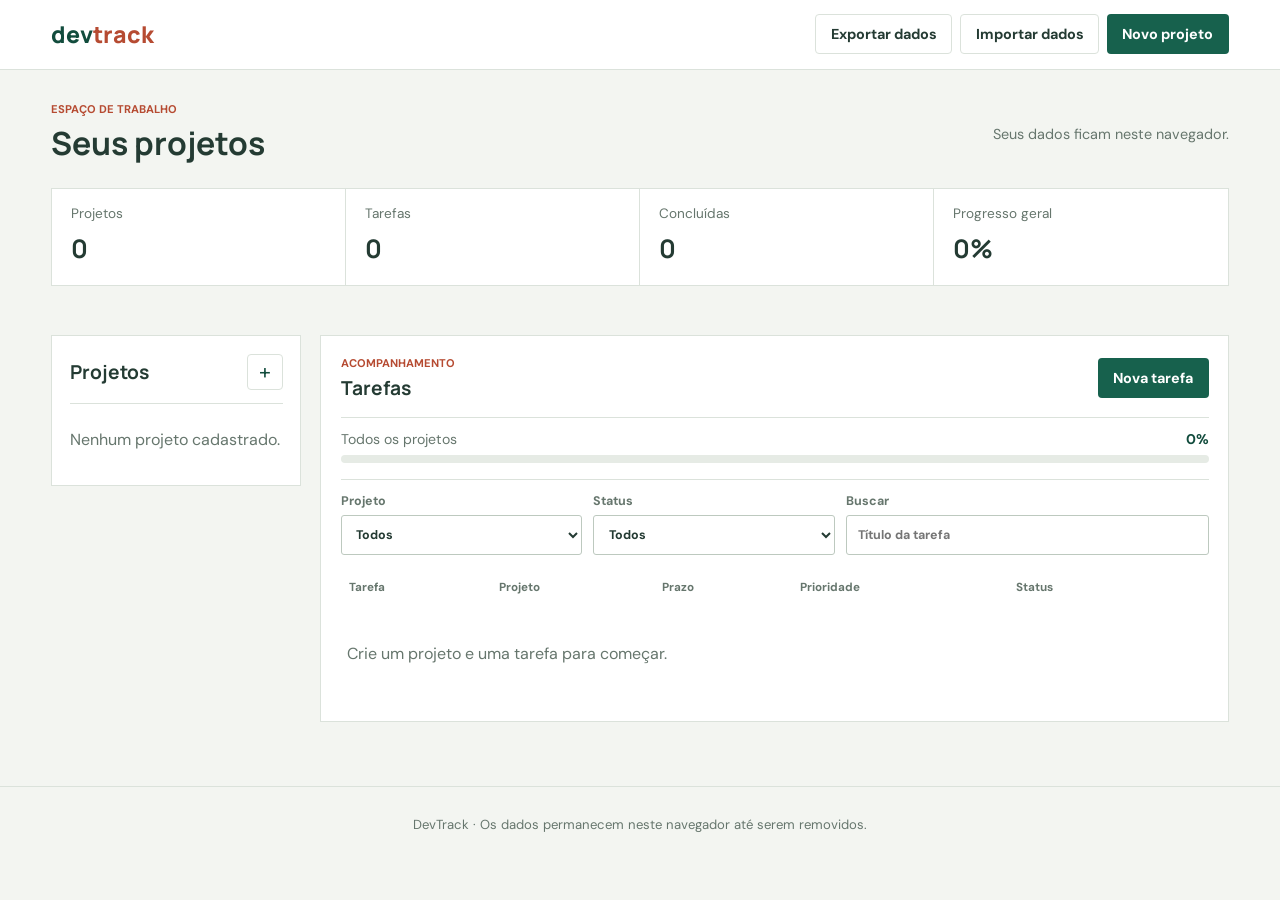
<file: projeto-final/src/index.html>
<!doctype html>
<html lang="pt-BR">
<head>
  <meta charset="utf-8">
  <meta name="viewport" content="width=device-width, initial-scale=1">
  <meta name="description" content="Organize projetos, tarefas e prazos no seu navegador.">
  <title>DevTrack | Projetos e tarefas</title>
  <link rel="stylesheet" href="css/styles.css">
  <script type="module" src="js/app.js"></script>
</head>
<body>
  <header class="topbar">
    <a class="wordmark" href="#inicio" aria-label="DevTrack, início">dev<span>track</span></a>
    <div class="top-actions">
      <button class="button button-quiet" id="export-button" type="button">Exportar dados</button>
      <button class="button button-quiet" id="import-button" type="button">Importar dados</button>
      <input id="import-file" type="file" accept="application/json,.json" hidden>
      <button class="button button-primary" id="new-project-button" type="button">Novo projeto</button>
    </div>
  </header>
  <main id="inicio">
    <section class="page-heading" aria-labelledby="page-title">
      <div><p class="eyebrow">ESPAÇO DE TRABALHO</p><h1 id="page-title">Seus projetos</h1></div>
      <p id="storage-note" class="storage-note">Seus dados ficam neste navegador.</p>
    </section>
    <section class="summary" aria-label="Resumo geral">
      <article><p>Projetos</p><strong id="project-count">0</strong></article>
      <article><p>Tarefas</p><strong id="task-count">0</strong></article>
      <article><p>Concluídas</p><strong id="completed-count">0</strong></article>
      <article><p>Progresso geral</p><strong id="overall-progress">0%</strong></article>
    </section>
    <div id="app-message" class="message" role="status" aria-live="polite"></div>
    <div class="workspace">
      <aside class="projects-panel" aria-labelledby="projects-heading">
        <div class="panel-heading"><h2 id="projects-heading">Projetos</h2><button class="icon-button" id="sidebar-new-project" type="button" aria-label="Criar projeto" title="Criar projeto">+</button></div>
        <ul id="project-list" class="project-list"></ul>
        <p id="project-empty" class="empty-hint">Nenhum projeto cadastrado.</p>
      </aside>
      <section class="task-panel" aria-labelledby="tasks-heading">
        <div class="task-heading">
          <div><p class="eyebrow">ACOMPANHAMENTO</p><h2 id="tasks-heading">Tarefas</h2></div>
          <button class="button button-primary" id="new-task-button" type="button">Nova tarefa</button>
          <button class="button button-quiet" id="edit-project-button" type="button" hidden>Editar projeto</button>
          <button class="button button-quiet" id="delete-project-button" type="button" hidden>Excluir projeto</button>
        </div>
        <div class="project-progress">
          <div class="progress-label"><span id="selected-project-name">Todos os projetos</span><strong id="selected-progress">0%</strong></div>
          <progress id="progress-meter" max="100" value="0" aria-label="Progresso dos projetos"></progress>
        </div>
        <form class="filters" id="filters-form">
          <label for="project-filter">Projeto<select id="project-filter" name="project"><option value="all">Todos</option></select></label>
          <label for="status-filter">Status<select id="status-filter" name="status"><option value="all">Todos</option><option value="pendente">Pendente</option><option value="em andamento">Em andamento</option><option value="concluida">Concluída</option></select></label>
          <label class="search-label" for="search-filter">Buscar<input id="search-filter" name="search" type="search" placeholder="Título da tarefa"></label>
        </form>
        <div class="table-wrap">
          <table>
            <thead><tr><th scope="col">Tarefa</th><th scope="col">Projeto</th><th scope="col">Prazo</th><th scope="col">Prioridade</th><th scope="col">Status</th><th scope="col"><span class="visually-hidden">Ações</span></th></tr></thead>
            <tbody id="task-body"></tbody>
          </table>
        </div>
        <p id="task-empty" class="empty-state">Crie um projeto e uma tarefa para começar.</p>
      </section>
    </div>
  </main>
  <dialog id="project-dialog" aria-labelledby="project-dialog-title">
    <form id="project-form" class="dialog-form">
      <div class="dialog-heading"><h2 id="project-dialog-title">Novo projeto</h2><button class="icon-button" type="button" data-close-dialog="project-dialog" aria-label="Fechar">×</button></div>
      <input type="hidden" name="id">
      <label for="project-title">Título<input id="project-title" name="title" maxlength="100" required></label>
      <label for="project-description">Descrição<textarea id="project-description" name="description" rows="3" maxlength="1000"></textarea></label>
      <label for="project-due-date">Prazo<input id="project-due-date" name="dueDate" type="date"></label>
      <div class="dialog-actions"><button class="button button-quiet" type="button" data-close-dialog="project-dialog">Cancelar</button><button class="button button-primary" type="submit">Salvar projeto</button></div>
    </form>
  </dialog>
  <dialog id="task-dialog" aria-labelledby="task-dialog-title">
    <form id="task-form" class="dialog-form">
      <div class="dialog-heading"><h2 id="task-dialog-title">Nova tarefa</h2><button class="icon-button" type="button" data-close-dialog="task-dialog" aria-label="Fechar">×</button></div>
      <input type="hidden" name="id">
      <label for="task-title">Título<input id="task-title" name="title" maxlength="120" required></label>
      <label for="task-project">Projeto<select id="task-project" name="projectId" required></select></label>
      <label for="task-description">Descrição<textarea id="task-description" name="description" rows="3" maxlength="1000"></textarea></label>
      <div class="form-grid">
        <label for="task-priority">Prioridade<select id="task-priority" name="priority"><option value="baixa">Baixa</option><option value="media" selected>Média</option><option value="alta">Alta</option></select></label>
        <label for="task-due-date">Prazo<input id="task-due-date" name="dueDate" type="date"></label>
        <label for="task-status">Status<select id="task-status" name="status"><option value="pendente">Pendente</option><option value="em andamento">Em andamento</option><option value="concluida">Concluída</option></select></label>
      </div>
      <div class="dialog-actions"><button class="button button-quiet" type="button" data-close-dialog="task-dialog">Cancelar</button><button class="button button-primary" type="submit">Salvar tarefa</button></div>
    </form>
  </dialog>
  <footer><p>DevTrack · Os dados permanecem neste navegador até serem removidos.</p></footer>
</body>
</html>
</file>
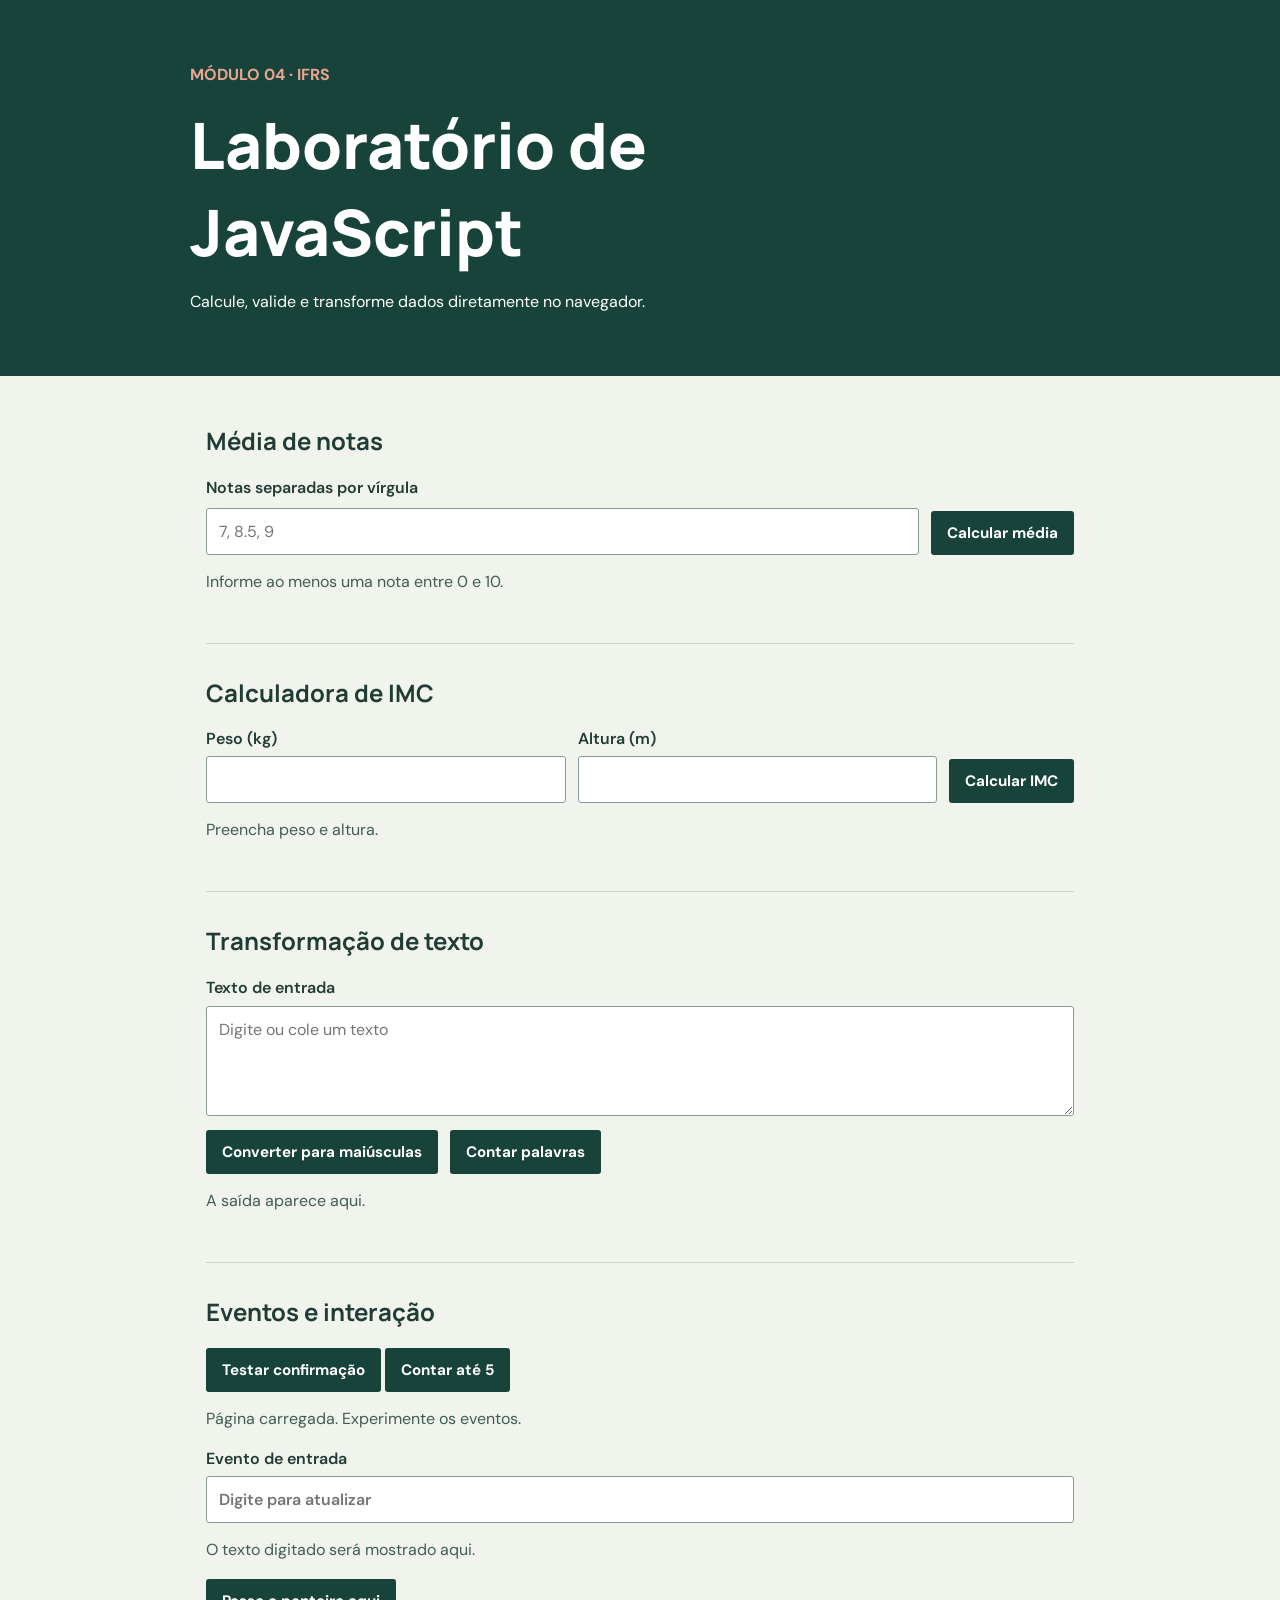
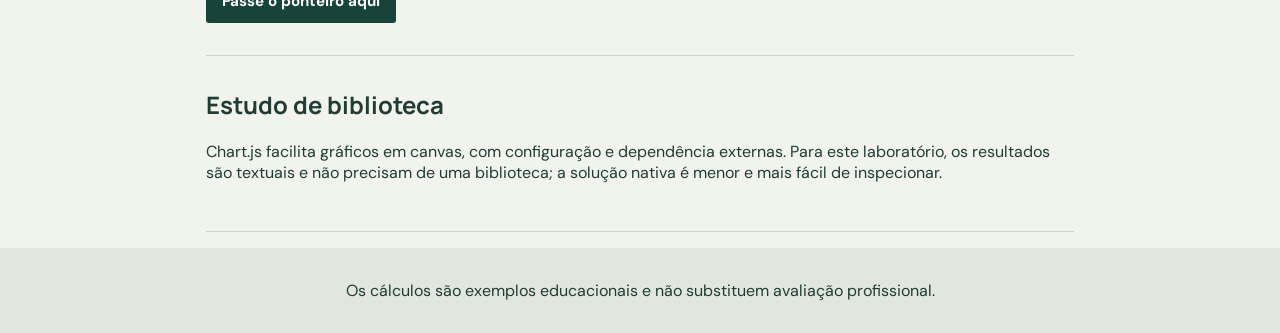
<file: modulos/04-javascript/src/index.html>
<!doctype html>
<html lang="pt-BR">
<head>
  <meta charset="utf-8">
  <meta name="viewport" content="width=device-width, initial-scale=1">
  <meta name="description" content="Exercícios de JavaScript com cálculos, eventos e transformação de texto.">
  <title>Laboratório de JavaScript</title>
  <link rel="stylesheet" href="styles.css">
  <script type="module" src="app.js"></script>
</head>
<body>
  <header><p class="eyebrow">Módulo 04 · IFRS</p><h1>Laboratório de JavaScript</h1><p>Calcule, valide e transforme dados diretamente no navegador.</p></header>
  <main>
    <section aria-labelledby="media-title">
      <h2 id="media-title">Média de notas</h2>
      <form id="average-form">
        <label for="grades">Notas separadas por vírgula</label>
        <div class="form-row"><input id="grades" name="grades" placeholder="7, 8.5, 9" required><button type="submit">Calcular média</button></div>
      </form>
      <p id="average-result" class="result" aria-live="polite">Informe ao menos uma nota entre 0 e 10.</p>
    </section>
    <section aria-labelledby="bmi-title">
      <h2 id="bmi-title">Calculadora de IMC</h2>
      <form id="bmi-form" class="form-row">
        <label>Peso (kg)<input name="weight" type="number" min="1" max="500" step="0.1" required></label>
        <label>Altura (m)<input name="height" type="number" min="0.5" max="2.5" step="0.01" required></label>
        <button type="submit">Calcular IMC</button>
      </form>
      <p id="bmi-result" class="result" aria-live="polite">Preencha peso e altura.</p>
    </section>
    <section aria-labelledby="text-title">
      <h2 id="text-title">Transformação de texto</h2>
      <label for="source-text">Texto de entrada</label>
      <textarea id="source-text" rows="4" placeholder="Digite ou cole um texto"></textarea>
      <div class="form-row"><button type="button" id="uppercase-button">Converter para maiúsculas</button><button type="button" id="word-count-button">Contar palavras</button></div>
      <p id="text-result" class="result" aria-live="polite">A saída aparece aqui.</p>
    </section>
    <section aria-labelledby="events-title">
      <h2 id="events-title">Eventos e interação</h2>
      <button type="button" id="confirm-button">Testar confirmação</button>
      <button type="button" id="repeat-button">Contar até 5</button>
      <p id="event-result" class="result" aria-live="polite">Clique em uma ação para ver o resultado.</p>
      <label for="live-input">Evento de entrada<input id="live-input" type="text" placeholder="Digite para atualizar"></label>
      <p id="input-result" class="result" aria-live="polite">O texto digitado será mostrado aqui.</p>
      <button type="button" id="hover-target">Passe o ponteiro aqui</button>
    </section>
    <section aria-labelledby="library-title">
      <h2 id="library-title">Estudo de biblioteca</h2>
      <p>Chart.js facilita gráficos em canvas, com configuração e dependência externas. Para este laboratório, os resultados são textuais e não precisam de uma biblioteca; a solução nativa é menor e mais fácil de inspecionar.</p>
    </section>
  </main>
  <footer><p>Os cálculos são exemplos educacionais e não substituem avaliação profissional.</p></footer>
</body>
</html>
</file>
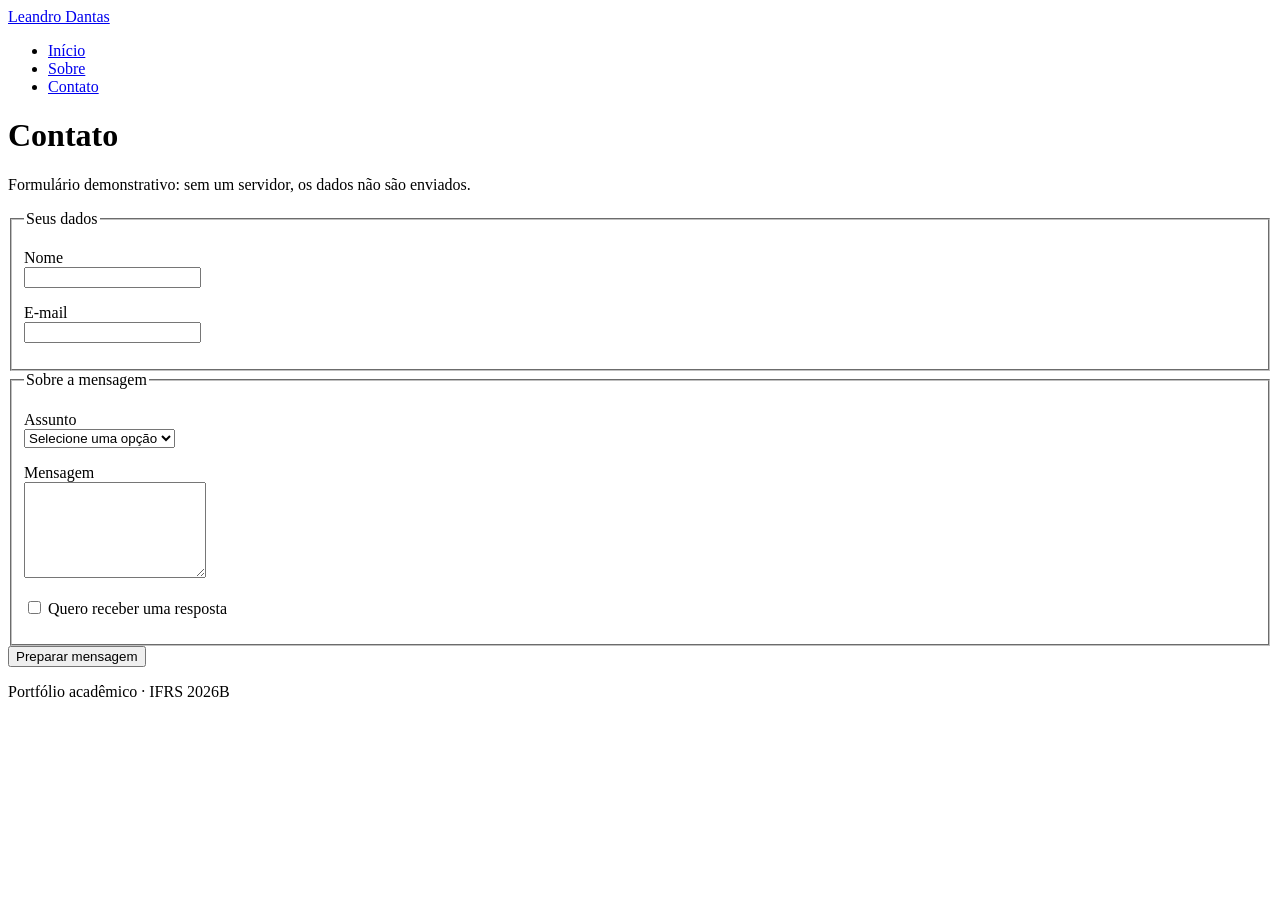
<file: modulos/01-html/src/contato.html>
<!doctype html>
<html lang="pt-BR">
<head>
  <meta charset="utf-8">
  <meta name="viewport" content="width=device-width, initial-scale=1">
  <meta name="description" content="Formulário de contato acadêmico.">
  <title>Contato | Leandro Dantas</title>
</head>
<body>
  <header>
    <a href="index.html">Leandro Dantas</a>
    <nav aria-label="Navegação principal"><ul>
      <li><a href="index.html">Início</a></li><li><a href="sobre.html">Sobre</a></li><li><a href="contato.html" aria-current="page">Contato</a></li>
    </ul></nav>
  </header>
  <main>
    <h1>Contato</h1>
    <p>Formulário demonstrativo: sem um servidor, os dados não são enviados.</p>
    <form action="#" method="get">
      <fieldset>
        <legend>Seus dados</legend>
        <p><label for="nome">Nome</label><br><input id="nome" name="nome" autocomplete="name" required maxlength="80"></p>
        <p><label for="email">E-mail</label><br><input id="email" name="email" type="email" autocomplete="email" required></p>
      </fieldset>
      <fieldset>
        <legend>Sobre a mensagem</legend>
        <p><label for="assunto">Assunto</label><br>
          <select id="assunto" name="assunto" required>
            <option value="">Selecione uma opção</option><option value="projeto">Projeto</option><option value="estudo">Estudo</option><option value="outro">Outro</option>
          </select>
        </p>
        <p><label for="mensagem">Mensagem</label><br><textarea id="mensagem" name="mensagem" rows="6" required maxlength="1000"></textarea></p>
        <p><label><input type="checkbox" name="retorno" value="sim"> Quero receber uma resposta</label></p>
      </fieldset>
      <button type="submit">Preparar mensagem</button>
    </form>
  </main>
  <footer><p>Portfólio acadêmico · IFRS 2026B</p></footer>
</body>
</html>
</file>
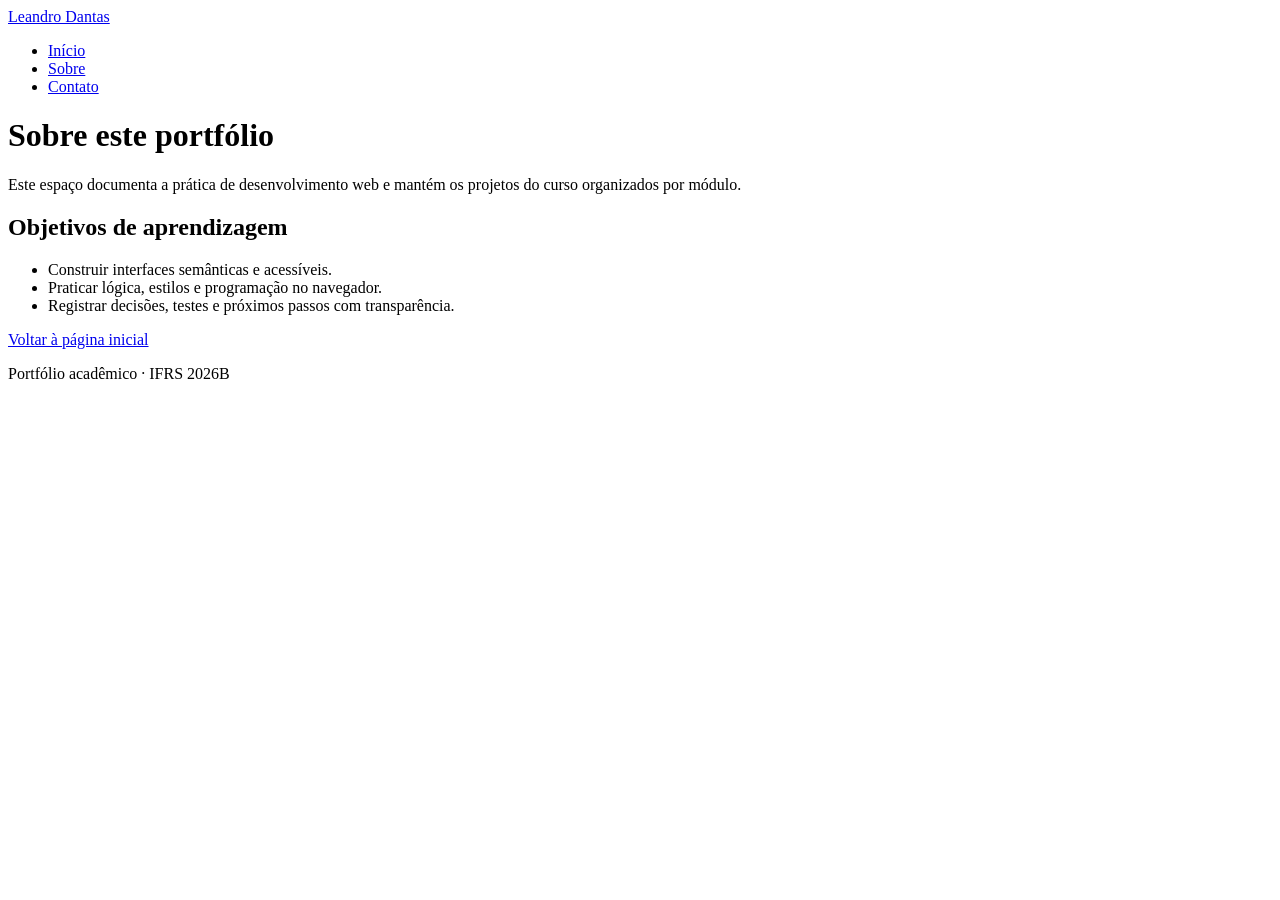
<file: modulos/01-html/src/sobre.html>
<!doctype html>
<html lang="pt-BR">
<head>
  <meta charset="utf-8">
  <meta name="viewport" content="width=device-width, initial-scale=1">
  <meta name="description" content="Conheça os objetivos de estudo de Leandro Dantas.">
  <title>Sobre | Leandro Dantas</title>
</head>
<body>
  <header>
    <a href="index.html">Leandro Dantas</a>
    <nav aria-label="Navegação principal"><ul>
      <li><a href="index.html">Início</a></li><li><a href="sobre.html" aria-current="page">Sobre</a></li><li><a href="contato.html">Contato</a></li>
    </ul></nav>
  </header>
  <main>
    <h1>Sobre este portfólio</h1>
    <p>Este espaço documenta a prática de desenvolvimento web e mantém os projetos do curso organizados por módulo.</p>
    <h2>Objetivos de aprendizagem</h2>
    <ul><li>Construir interfaces semânticas e acessíveis.</li><li>Praticar lógica, estilos e programação no navegador.</li><li>Registrar decisões, testes e próximos passos com transparência.</li></ul>
    <p><a href="index.html">Voltar à página inicial</a></p>
  </main>
  <footer><p>Portfólio acadêmico · IFRS 2026B</p></footer>
</body>
</html>
</file>
<file: projeto-final/src/css/styles.css>
@import url('https://fonts.googleapis.com/css2?family=DM+Sans:wght@400;500;600;700&family=Manrope:wght@600;700;800&display=swap');

:root {
  color-scheme: light;
  font-family: 'DM Sans', sans-serif;
  color: #243b33;
  background: #f3f5f1;
  --green: #17614d;
  --green-dark: #124c3d;
  --rust: #b64b32;
  --ink: #243b33;
  --muted: #66766d;
  --line: #dbe2db;
  --surface: #fff;
}

* { box-sizing: border-box; }
body { margin: 0; min-width: 320px; }
button, input, select, textarea { font: inherit; }
button, select { cursor: pointer; }
a { color: inherit; }
:focus-visible { outline: 3px solid #bd5439; outline-offset: 3px; }
.topbar { display: flex; align-items: center; justify-content: space-between; gap: 1rem; padding: .9rem clamp(1rem, 4vw, 3.5rem); background: #fff; border-bottom: 1px solid var(--line); }
.wordmark { color: var(--green-dark); font: 800 1.45rem 'Manrope', sans-serif; text-decoration: none; }
.wordmark span { color: var(--rust); }
.top-actions { display: flex; align-items: center; gap: .5rem; }
.button { min-height: 40px; padding: .6rem .9rem; border: 1px solid transparent; border-radius: 4px; font-size: .9rem; font-weight: 700; }
.button-primary { color: white; background: var(--green); }
.button-primary:hover { background: var(--green-dark); }
.button-quiet { color: var(--ink); background: white; border-color: var(--line); }
.button-quiet:hover { background: #edf2ec; }
main { max-width: 1440px; margin: 0 auto; padding: 2rem clamp(1rem, 4vw, 3.5rem) 4rem; }
.page-heading, .task-heading, .panel-heading, .progress-label { display: flex; align-items: center; justify-content: space-between; gap: 1rem; }
.page-heading { margin-bottom: 1.4rem; }
.eyebrow { margin: 0 0 .35rem; color: var(--rust); font-size: .7rem; font-weight: 700; }
h1, h2 { margin: 0; font-family: 'Manrope', sans-serif; }
h1 { font-size: 2rem; }
h2 { font-size: 1.2rem; }
.storage-note { color: var(--muted); font-size: .9rem; }
.summary { display: grid; grid-template-columns: repeat(4, minmax(0, 1fr)); border: 1px solid var(--line); background: var(--surface); }
.summary article { min-height: 96px; padding: 1rem 1.2rem; border-right: 1px solid var(--line); }
.summary article:last-child { border-right: 0; }
.summary p { margin: 0 0 .6rem; color: var(--muted); font-size: .85rem; }
.summary strong { font: 700 1.6rem 'Manrope', sans-serif; }
.message { min-height: 1.6rem; margin: .75rem 0; color: var(--green-dark); font-size: .9rem; }
.message[data-kind="error"] { color: #a23427; }
.workspace { display: grid; grid-template-columns: 250px minmax(0, 1fr); gap: 1.2rem; align-items: start; }
.projects-panel, .task-panel { background: var(--surface); border: 1px solid var(--line); }
.projects-panel { padding: 1.1rem; }
.panel-heading { padding-bottom: .8rem; border-bottom: 1px solid var(--line); }
.icon-button { display: inline-grid; place-items: center; width: 36px; height: 36px; border: 1px solid var(--line); border-radius: 4px; background: white; color: var(--green-dark); font-size: 1.35rem; }
.icon-button:hover { background: #edf2ec; }
.project-list { display: grid; gap: .25rem; padding: .5rem 0 0; margin: 0; list-style: none; }
.project-choice { display: block; width: 100%; padding: .7rem; border: 0; border-radius: 3px; background: transparent; color: var(--ink); text-align: left; }
.project-choice:hover, .project-choice[aria-current="true"] { background: #e8f0e9; }
.project-choice span { display: block; overflow: hidden; text-overflow: ellipsis; white-space: nowrap; font-weight: 600; }
.project-choice small { display: block; margin-top: .25rem; color: var(--muted); }
.empty-hint, .empty-state { color: var(--muted); line-height: 1.5; }
.task-panel { min-width: 0; padding: 1.2rem; }
.task-heading { padding-bottom: 1rem; }
.project-progress { padding: .75rem 0 1rem; border-top: 1px solid var(--line); }
.progress-label { margin-bottom: .45rem; color: var(--muted); font-size: .88rem; }
.progress-label strong { color: var(--green-dark); }
progress { display: block; width: 100%; height: 8px; border: 0; border-radius: 8px; overflow: hidden; accent-color: var(--green); }
progress::-webkit-progress-bar { background: #e6ebe5; }
progress::-webkit-progress-value { background: var(--green); }
.filters { display: grid; grid-template-columns: minmax(140px, .8fr) minmax(140px, .8fr) minmax(180px, 1.2fr); gap: .7rem; padding: .8rem 0; border-top: 1px solid var(--line); }
.filters label, .dialog-form label { display: grid; gap: .35rem; color: var(--muted); font-size: .78rem; font-weight: 700; }
input, select, textarea { width: 100%; min-height: 40px; padding: .55rem .65rem; border: 1px solid #bdc9bf; border-radius: 3px; background: white; color: var(--ink); }
textarea { resize: vertical; }
.table-wrap { width: 100%; overflow-x: auto; }
table { width: 100%; border-collapse: collapse; text-align: left; }
th { padding: .7rem .55rem; color: var(--muted); font-size: .73rem; font-weight: 700; }
td { padding: .75rem .55rem; border-top: 1px solid #e9ede8; font-size: .86rem; vertical-align: middle; }
td:first-child { min-width: 160px; }
td select { min-width: 130px; padding: .45rem; font-size: .82rem; }
.task-title { font-weight: 700; }
.task-description { display: block; max-width: 300px; margin-top: .2rem; color: var(--muted); overflow: hidden; text-overflow: ellipsis; white-space: nowrap; }
.priority { font-weight: 600; }
.priority[data-priority="alta"] { color: #a43b2b; }
.priority[data-priority="baixa"] { color: #60766b; }
.row-actions { display: flex; gap: .3rem; }
.row-actions button { padding: .4rem .5rem; border: 1px solid var(--line); border-radius: 3px; background: #fff; color: var(--ink); font-size: .78rem; }
.row-actions button:hover { background: #edf2ec; }
.row-actions .delete-button { color: #a23427; }
.empty-state { padding: 1.25rem .4rem; }
.visually-hidden { position: fixed; width: 1px; height: 1px; padding: 0; margin: -1px; overflow: hidden; clip: rect(0, 0, 0, 0); white-space: nowrap; border: 0; }
dialog { width: min(520px, calc(100% - 2rem)); max-height: calc(100% - 2rem); padding: 0; border: 1px solid var(--line); border-radius: 6px; color: var(--ink); box-shadow: 0 18px 60px #172e2540; }
dialog::backdrop { background: #13251f99; }
.dialog-form { display: grid; gap: 1rem; padding: 1.2rem; }
.dialog-heading { display: flex; align-items: center; justify-content: space-between; }
.dialog-heading h2 { font-size: 1.35rem; }
.form-grid { display: grid; grid-template-columns: repeat(2, minmax(0, 1fr)); gap: .75rem; }
.dialog-actions { display: flex; justify-content: flex-end; gap: .5rem; padding-top: .3rem; }
footer { padding: 1rem; border-top: 1px solid var(--line); color: var(--muted); text-align: center; font-size: .82rem; }

@media (max-width: 900px) {
  .workspace { grid-template-columns: 210px minmax(0, 1fr); gap: .75rem; }
  .task-panel { padding: .9rem; }
  .task-heading { flex-wrap: wrap; }
  .task-heading > div { flex: 1 0 100%; }
  .task-heading > button { flex: 1 1 auto; }
  .filters { grid-template-columns: repeat(2, minmax(0, 1fr)); }
  .search-label { grid-column: 1 / -1; }
}
@media (max-width: 640px) {
  .topbar { align-items: flex-start; flex-direction: column; }
  .top-actions { width: 100%; flex-wrap: wrap; }
  .top-actions .button { flex: 1 1 auto; }
  main { padding-top: 1.25rem; }
  .page-heading { align-items: flex-start; flex-direction: column; gap: .35rem; }
  .summary { grid-template-columns: repeat(2, minmax(0, 1fr)); }
  .summary article:nth-child(2) { border-right: 0; }
  .summary article:nth-child(-n + 2) { border-bottom: 1px solid var(--line); }
  .workspace { grid-template-columns: 1fr; }
  .project-list { grid-template-columns: repeat(2, minmax(0, 1fr)); }
  .filters { grid-template-columns: 1fr; }
  .search-label { grid-column: auto; }
  .task-heading { align-items: flex-start; }
  table { min-width: 760px; }
}
@media (max-width: 380px) {
  .form-grid { grid-template-columns: 1fr; }
  .project-list { grid-template-columns: 1fr; }
  .top-actions .button { flex-basis: 100%; }
}
</file>
<file: modulos/04-javascript/src/styles.css>
@import url('https://fonts.googleapis.com/css2?family=DM+Sans:wght@400;500;600;700&family=Manrope:wght@600;700;800&display=swap');

:root { font-family: 'DM Sans', sans-serif; color: #203c35; background: #f1f3ed; --line: #cbd4cc; --accent: #bd5139; --dark: #17433b; }
* { box-sizing: border-box; }
body { margin: 0; min-width: 320px; }
header { padding: 3rem max(1rem, calc((100% - 900px) / 2)); background: #17433b; color: #fff; }
header h1 { max-width: 12ch; margin: .4rem 0; font: 800 clamp(2.4rem, 6vw, 4rem) 'Manrope', sans-serif; }
.eyebrow { color: #e9a58f; font-weight: 700; text-transform: uppercase; }
main { max-width: 900px; margin: 0 auto; padding: 1rem; }
section { padding: 2rem 0; border-bottom: 1px solid var(--line); }
h2 { margin-top: 0; font: 700 1.5rem 'Manrope', sans-serif; }
label { display: grid; gap: .4rem; font-weight: 600; }
input, textarea { width: 100%; max-width: 100%; padding: .75rem; border: 1px solid #899b92; border-radius: 3px; background: #fff; color: inherit; font: inherit; }
textarea { margin-top: .5rem; resize: vertical; }
button { min-height: 44px; padding: .7rem 1rem; border: 0; border-radius: 3px; background: var(--dark); color: white; font: 700 .95rem 'DM Sans', sans-serif; cursor: pointer; }
button:hover { background: var(--accent); }
:focus-visible { outline: 3px solid var(--accent); outline-offset: 3px; }
.form-row { display: flex; align-items: end; gap: .75rem; margin-top: .6rem; }
.form-row > input { flex: 1; }
.form-row > label { flex: 1; }
.result { min-height: 1.5em; color: #415d53; }
footer { padding: 1rem; background: #e1e7df; text-align: center; }
@media (max-width: 560px) { .form-row { align-items: stretch; flex-direction: column; } .form-row > button { width: 100%; } }
</file>
